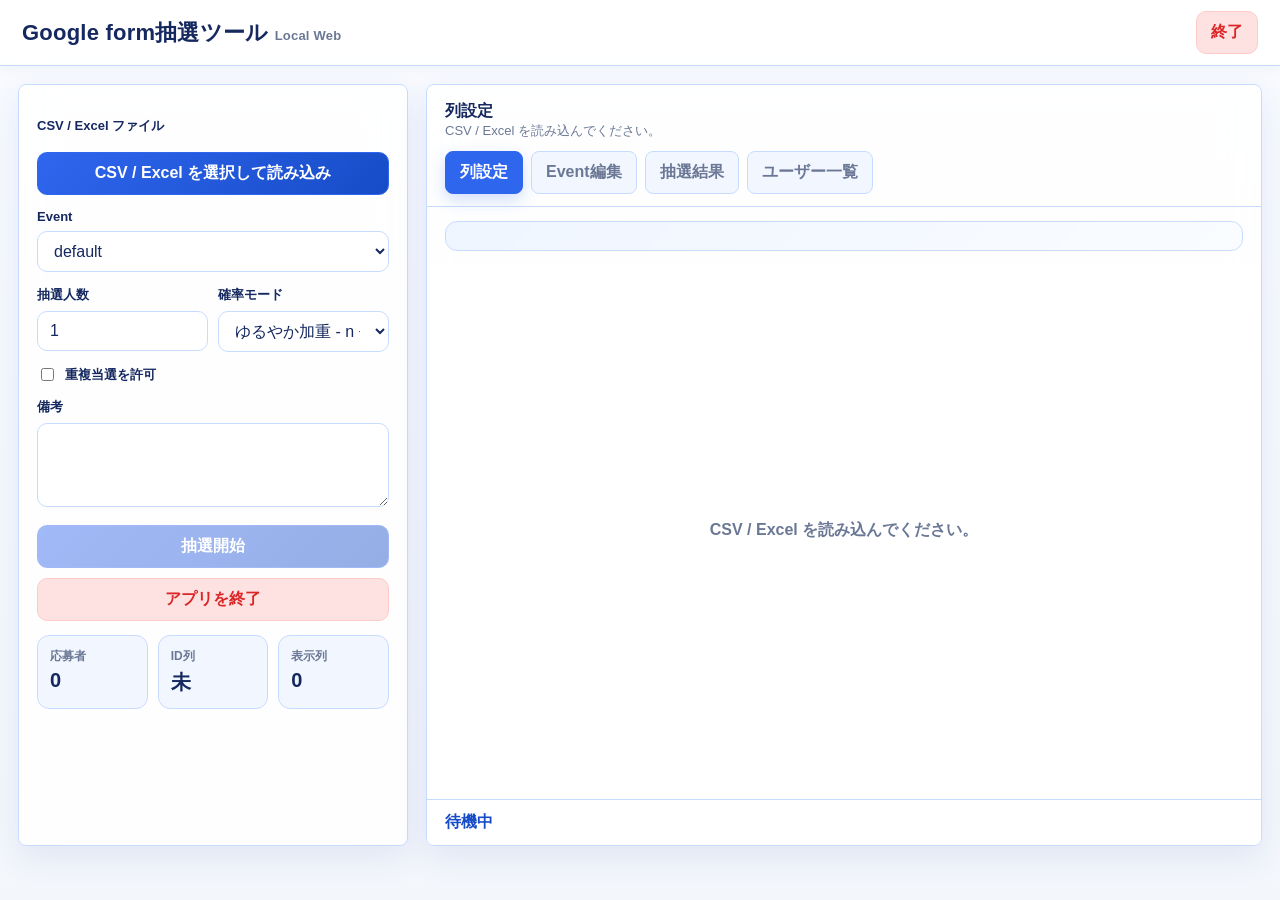
<file: static/index.html>
<!doctype html>
<html lang="ja">
<head>
  <meta charset="utf-8">
  <meta name="viewport" content="width=device-width, initial-scale=1">
  <title>Google form抽選ツール Local Web</title>
  <link rel="stylesheet" href="/static/styles.css?v=20260713-6">
</head>
<body>
  <header>
    <h1>Google form抽選ツール <span class="hint">Local Web</span></h1>
    <button class="danger exitAction" type="button">終了</button>
  </header>
  <main class="shell">
    <aside class="card">
      <form id="uploadForm">
        <label>CSV / Excel ファイル</label>
        <input id="csvFile" name="file" type="file" accept=".csv,.xls,.xlsx" hidden>
        <button id="uploadButton" class="primary" type="button" style="width:100%; margin-top:10px;">CSV / Excel を選択して読み込み</button>
      </form>

      <label>Event</label>
      <select id="eventSelect">
        <option value="">default</option>
      </select>

      <div class="row">
        <div>
          <label>抽選人数</label>
          <input id="drawCount" type="number" min="1" value="1">
        </div>
        <div>
          <label>確率モード</label>
          <select id="mode">
            <option value="linear">ゆるやか加重 - n + 1</option>
            <option value="double">二乗加重 - (n + 1)^2</option>
            <option value="equal">均等抽選 - 履歴を見ず全員同じ</option>
          </select>
        </div>
      </div>

      <label class="check">
        <input id="allowRepeat" type="checkbox">
        <span>重複当選を許可</span>
      </label>

      <label>備考</label>
      <textarea id="notes"></textarea>

      <button id="raffleBtn" class="primary" style="width:100%; margin-top:14px;" disabled>抽選開始</button>
      <button class="danger exitAction" type="button" style="width:100%; margin-top:10px;">アプリを終了</button>

      <div class="miniStats">
        <div class="mini"><span>応募者</span><strong id="statTotal">0</strong></div>
        <div class="mini"><span>ID列</span><strong id="statId">未</strong></div>
        <div class="mini"><span>表示列</span><strong id="statDisplay">0</strong></div>
      </div>
    </aside>

    <section class="card content">
      <div class="topline">
        <div>
          <strong id="panelTitle">列設定</strong>
          <div class="hint" id="fileName">CSV / Excel を読み込んでください。</div>
        </div>
      </div>
      <nav class="tabs">
        <button class="tab active" type="button" data-tab="select">列設定</button>
        <button class="tab" type="button" data-tab="events">Event編集</button>
        <button class="tab" type="button" data-tab="results">抽選結果</button>
        <button class="tab" type="button" data-tab="users">ユーザー一覧</button>
      </nav>
      <div class="guide" id="guide"></div>
      <div class="tableWrap" id="tableWrap">
        <div class="empty">CSV / Excel を読み込んでください。</div>
      </div>
      <div class="status" id="status">待機中</div>
    </section>
  </main>
  <div class="modalOverlay" id="specialModal">
    <div class="modal">
      <h2>特別条件を設定</h2>
      <div class="hint" id="specialColumnText"></div>
      <label>この値の応募者を優先します</label>
      <select id="specialValue"></select>
      <label>倍率</label>
      <input id="specialMultiplier" type="number" min="1" step="0.1" value="2">
      <div class="hint" style="margin-top:8px;">選んだ値に一致する応募者の重みに、この倍率を掛けます。</div>
      <div class="modalActions">
        <button class="primary" type="button" id="specialSave">設定</button>
        <button class="soft" type="button" id="specialClear">解除</button>
        <button class="danger" type="button" id="specialCancel">キャンセル</button>
      </div>
    </div>
  </div>
  <div class="modalOverlay" id="historyModal">
    <div class="modal historyModal">
      <h2>以前の履歴を同期</h2>
      <div class="historyControls">
        <div>
          <label>同期先Event</label>
          <select id="historyEvent"></select>
        </div>
        <div>
          <label>同期方法</label>
          <select id="historyMode">
            <option value="add" selected>追加（現在の回数に足す）</option>
            <option value="overwrite">上書き（現在の一覧を入れ替える）</option>
          </select>
        </div>
      </div>
      <input id="historyFile" type="file" accept=".csv,.xls,.xlsx" hidden>
      <button id="historyUploadButton" class="soft" type="button">CSV / Excel を選択</button>
      <div class="historyGuide">
        <span class="historyIdLegend">1. ID列</span>
        <span class="historyJoinLegend">2. 参加回数列</span>
        <span class="historyWinLegend">3. 当選回数列</span>
      </div>
      <div class="syncWeightNote">
        同期直後は n = max(参加回数 - 当選回数, 0) で推定します。当選時期は復元できません。以後は落選参加で n + 1、当選で n = 0 になります。
      </div>
      <div class="historyPreview" id="historyPreview">
        <div class="empty">履歴ファイルを選択してください。</div>
      </div>
      <div class="modalStatus" id="historyStatus" aria-live="polite">ファイルを選び、3つの列を順番に指定してください。</div>
      <div class="modalActions">
        <button class="primary" type="button" id="historyApply" disabled>同期を実行</button>
        <button class="danger" type="button" id="historyCancel">閉じる</button>
      </div>
      <div class="historyBatches" id="historyBatches"></div>
    </div>
  </div>

  <script src="/static/app.js?v=20260713-6" defer></script>
</body>
</html>
</file>
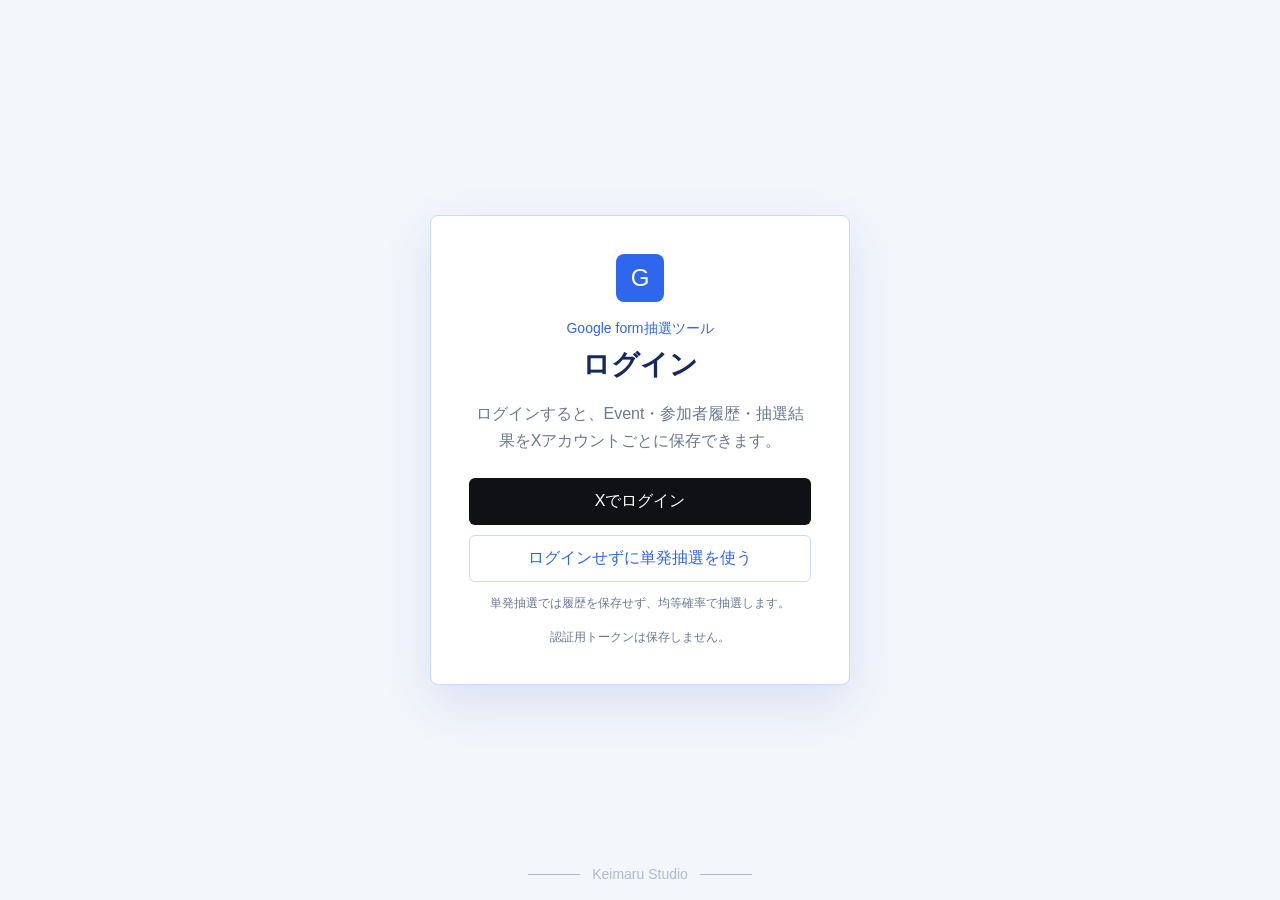
<file: templates/login.html>
<!doctype html>
<html lang="ja">
<head>
  <meta charset="utf-8">
  <meta name="viewport" content="width=device-width, initial-scale=1">
  <title>ログイン | Google form抽選ツール</title>
  <link rel="stylesheet" href="/static/login.css?v=20260716-01">
</head>
<body>
  <main class="loginPanel">
    <div class="brandMark">G</div>
    <p class="eyebrow">Google form抽選ツール</p>
    <h1>ログイン</h1>
    <p class="description">ログインすると、Event・参加者履歴・抽選結果をXアカウントごとに保存できます。</p>
    <p id="loginMessage" class="loginMessage" hidden aria-live="polite"></p>
    <a class="xLogin" href="/auth/x/login">Xでログイン</a>
    <a class="guestLogin" href="/auth/guest">ログインせずに単発抽選を使う</a>
    <p class="guestNote">単発抽選では履歴を保存せず、均等確率で抽選します。</p>
    <p class="privacy">認証用トークンは保存しません。</p>
  </main>
  <footer class="loginFooter"><span>Keimaru Studio</span></footer>
  <script>
    const params = new URLSearchParams(window.location.search);
    const message = params.get("error") || params.get("message");
    if (message) {
      const target = document.getElementById("loginMessage");
      target.textContent = message;
      target.hidden = false;
      target.classList.toggle("error", Boolean(params.get("error")));
    }
  </script>
</body>
</html>
</file>
<file: static/styles.css>
:root {
      --bg: #f3f6fb;
      --panel: #ffffff;
      --panel2: #f1f6ff;
      --text: #15285f;
      --muted: #6b7895;
      --line: #c7dbff;
      --blue: #2f66ee;
      --blue2: #174cc7;
      --blueSoft: #e5efff;
      --green: #13a361;
      --greenSoft: #e3f8ed;
      --red: #dc2626;
      --redSoft: #fee2e2;
      --shadow: 0 12px 32px rgba(30, 64, 175, .09);
    }
    * { box-sizing: border-box; }
    [hidden] { display: none !important; }
    body {
      margin: 0;
      min-height: 100vh;
      font-family: -apple-system, BlinkMacSystemFont, "Yu Gothic UI", "Hiragino Sans", sans-serif;
      color: var(--text);
      background: linear-gradient(180deg, #f8faff 0%, var(--bg) 100%);
    }
    header {
      position: sticky;
      top: 0;
      z-index: 30;
      display: flex;
      align-items: center;
      justify-content: space-between;
      height: 66px;
      padding: 0 22px;
      background: rgba(255,255,255,.88);
      border-bottom: 1px solid var(--line);
      backdrop-filter: blur(16px);
      box-shadow: 0 1px 12px rgba(30, 64, 175, .05);
    }
    .headerActions { display: flex; align-items: center; gap: 10px; }
    .authUser {
      display: flex;
      align-items: center;
      gap: 8px;
      color: var(--text);
      font-size: 13px;
    }
    .authAvatar {
      width: 32px;
      height: 32px;
      flex: 0 0 32px;
      border-radius: 50%;
      object-fit: cover;
      border: 1px solid var(--line);
      background: #fff;
    }
    .authAvatarFallback {
      display: grid;
      place-items: center;
      color: #fff;
      background: var(--blue);
    }
    .headerLink {
      color: var(--text); text-decoration: none; border: 1px solid var(--line);
      border-radius: 6px; padding: 8px 11px; background: #fff; font-size: 13px;
    }
    .headerLink.loginAction {
      color: #fff;
      border-color: var(--blue);
      background: var(--blue);
    }
    .accountMode {
      display: flex;
      flex-wrap: wrap;
      align-items: center;
      gap: 11px;
      margin-bottom: 16px;
      padding: 12px;
      border: 1px solid var(--line);
      border-radius: 8px;
      background: #f7f9fd;
    }
    .accountModeIcon {
      display: grid;
      place-items: center;
      width: 34px;
      height: 34px;
      flex: 0 0 34px;
      border-radius: 7px;
      color: #fff;
      background: var(--blue);
    }
    .modeIcon { width: 18px; height: 18px; }
    .savedIcon { display: none; }
    .accountMode strong,
    .accountMode span { display: block; }
    .accountModeContent { flex: 1 1 240px; min-width: 0; }
    .accountMode strong { font-size: 13px; }
    .accountMode div > span { margin-top: 3px; color: var(--muted); font-size: 11px; line-height: 1.45; }
    .accountMode.savedMode { border-color: #b9e5cf; background: #f0fbf5; }
    .accountMode.savedMode .accountModeIcon { background: var(--green); }
    .accountMode.savedMode .guestIcon { display: none; }
    .accountMode.savedMode .savedIcon { display: block; }
    .accountModeLogin {
      flex: 1 0 100%;
      margin-top: 2px;
      padding: 9px 12px;
      border-radius: 6px;
      color: #fff;
      background: #101114;
      text-align: center;
      text-decoration: none;
      font-size: 13px;
    }
    .accountModeLogin:hover { background: #27282c; }
    .accountMode.savedMode .accountModeLogin { display: none; }
    .demoButton { width: 100%; margin-top: 8px; }
    h1 { margin: 0; font-size: 22px; letter-spacing: .01em; }
    .shell {
      display: grid;
      grid-template-columns: 390px minmax(0, 1fr);
      gap: 18px;
      padding: 18px;
      height: calc(100vh - 102px);
    }
    .card {
      background: rgba(255,255,255,.86);
      border: 1px solid var(--line);
      border-radius: 8px;
      box-shadow: var(--shadow);
      backdrop-filter: blur(18px);
    }
    .siteFooter {
      display: flex;
      align-items: center;
      justify-content: center;
      height: 36px;
      color: var(--muted);
      gap: 12px;
      font-size: 14px;
      opacity: .48;
    }
    .siteFooter::before,
    .siteFooter::after {
      width: 52px;
      height: 1px;
      content: "";
      background: currentColor;
    }
    aside {
      padding: 18px;
      overflow: auto;
    }
    .content {
      min-width: 0;
      display: grid;
      grid-template-rows: auto auto auto minmax(0, 1fr) auto;
      overflow: hidden;
    }
    .topline {
      display: flex;
      align-items: center;
      justify-content: space-between;
      gap: 14px;
      padding: 16px 18px 10px;
    }
    .tabs {
      display: flex;
      gap: 8px;
      padding: 0 18px 12px;
      border-bottom: 1px solid var(--line);
    }
    .tab {
      border: 1px solid var(--line);
      background: var(--panel2);
      color: var(--muted);
      padding: 10px 14px;
      border-radius: 8px;
      font-weight: 600;
      cursor: pointer;
      transition: color .16s ease, background-color .16s ease, border-color .16s ease, transform .16s ease;
    }
    .tab.active {
      background: var(--blue);
      border-color: var(--blue);
      color: #fff;
      box-shadow: 0 6px 16px rgba(47,102,238,.22);
    }
    label { display: block; margin: 14px 0 7px; font-size: 13px; font-weight: 800; }
    input, select, textarea, button {
      font: inherit;
      border-radius: 10px;
      border: 1px solid var(--line);
    }
    input, select, textarea {
      width: 100%;
      padding: 10px 12px;
      background: #fff;
      color: var(--text);
      outline: none;
    }
    input:focus, select:focus, textarea:focus {
      border-color: var(--blue);
      box-shadow: 0 0 0 3px rgba(47,102,238,.12);
    }
    textarea { min-height: 84px; resize: vertical; }
    button {
      padding: 10px 14px;
      font-weight: 900;
      cursor: pointer;
      transition: transform .14s ease, box-shadow .14s ease, background-color .14s ease;
    }
    button:not(:disabled):hover { transform: translateY(-1px); box-shadow: 0 7px 18px rgba(30,64,175,.12); }
    button:not(:disabled):active { transform: translateY(1px) scale(.99); box-shadow: none; }
    button.primary {
      color: #fff;
      background: linear-gradient(135deg, var(--blue), var(--blue2));
      border-color: var(--blue);
    }
    button.soft { background: var(--blueSoft); color: var(--blue2); }
    button.danger { background: var(--redSoft); color: var(--red); border-color: #fecaca; }
    button:disabled { opacity: .45; cursor: not-allowed; }
    .row { display: grid; grid-template-columns: 1fr 1fr; gap: 10px; }
    .check {
      display: flex;
      align-items: center;
      gap: 8px;
      margin-top: 13px;
      font-weight: 800;
    }
    .check input { width: auto; }
    .hint {
      color: var(--muted);
      font-size: 13px;
      line-height: 1.45;
    }
    .guide {
      margin: 14px 18px 12px;
      padding: 14px 16px;
      border: 1px solid var(--line);
      border-radius: 12px;
      background: linear-gradient(135deg, rgba(238,245,255,.95), rgba(248,251,255,.78));
      line-height: 1.95;
    }
    .guide strong { display: block; margin-bottom: 6px; }
    .guide div { margin: 2px 0; }
    .badges { display: flex; flex-wrap: wrap; gap: 8px; margin-top: 10px; }
    .badge {
      display: inline-flex;
      align-items: center;
      gap: 6px;
      padding: 6px 10px;
      border-radius: 999px;
      background: #eef2ff;
      color: var(--muted);
      font-size: 12px;
      font-weight: 900;
    }
    .badge.blue { background: var(--blue); color: #fff; }
    .badge.green { background: var(--green); color: #fff; }
    .guide .blueText { color: var(--blue); }
    .guide .greenText { color: var(--green); }
    .guide .orangeText { color: #d97706; }
    .guide .redText { color: var(--red); }
    .status {
      min-height: 46px;
      padding: 12px 18px;
      color: var(--blue2);
      font-weight: 900;
      border-top: 1px solid var(--line);
      background: #fff;
    }
    .tableWrap { min-width: 0; overflow: auto; background: #fff; }
    .tableWrap table { isolation: isolate; }
    .resultStack {
      display: grid;
      gap: 16px;
      padding: 16px;
      min-width: 100%;
    }
    .resultBlock {
      border: 1px solid var(--line);
      border-radius: 12px;
      overflow: auto;
      background: #fff;
    }
    .panelPad {
      padding: 16px;
      min-width: min(760px, 100%);
    }
    .formGrid {
      display: grid;
      grid-template-columns: 1fr 1fr;
      gap: 12px;
      align-items: end;
    }
    .toolbar {
      display: flex;
      flex-wrap: wrap;
      gap: 10px;
      align-items: center;
      padding: 12px 14px;
      border-bottom: 1px solid var(--line);
      background: #fff;
    }
    .toolbar select {
      width: min(360px, 100%);
    }
    .toolbarActions {
      display: flex;
      gap: 8px;
      margin-left: auto;
    }
    .toolbarButton {
      min-width: 104px;
      min-height: 40px;
      padding: 8px 14px;
      border-radius: 8px;
      border-color: var(--line);
      background: var(--blueSoft);
      color: var(--blue2);
      font-weight: 400;
    }
    .sectionTitle {
      display: flex;
      align-items: center;
      justify-content: space-between;
      gap: 12px;
      padding: 12px 14px;
      background: var(--panel2);
      border-bottom: 1px solid var(--line);
      font-weight: 900;
    }
    .tinyButton {
      padding: 6px 10px;
      border-radius: 8px;
      background: var(--blueSoft);
      color: var(--blue2);
      border-color: var(--line);
      font-size: 12px;
    }
    tr.activeSession td {
      background: var(--blueSoft);
      font-weight: 900;
    }
    table {
      width: max-content;
      min-width: 100%;
      border-collapse: separate;
      border-spacing: 0;
      font-size: 13px;
    }
    th, td {
      border-right: 1px solid #e5edf9;
      border-bottom: 1px solid #e5edf9;
      padding: 10px 12px;
      min-width: 136px;
      max-width: 320px;
      white-space: nowrap;
      overflow: hidden;
      text-overflow: ellipsis;
      text-align: left;
    }
    th {
      position: sticky;
      top: 0;
      z-index: 2;
      background: #f1f6ff;
      color: var(--text);
      user-select: none;
      box-shadow: inset 0 -1px 0 #dce7f7;
    }
    .selectable [data-col] {
      cursor: pointer;
      transition: background-color .14s ease, box-shadow .14s ease;
    }
    .selectable [data-col]:hover {
      box-shadow: inset 0 0 0 2px rgba(47,102,238,.32);
    }
    .rowActionHead,
    .rowActionCell {
      min-width: 76px;
      width: 76px;
      text-align: center;
      color: var(--muted);
      background: rgba(248, 251, 255, .92);
      position: relative;
      z-index: 1;
    }
    .rowActionCell {
      font-size: 12px;
      font-weight: 800;
      color: var(--red);
      background: rgba(254, 242, 242, .68);
      cursor: pointer;
    }
    .rowActionCell:hover {
      background: rgba(254, 226, 226, .98);
    }
    th.idCol, td.idCol {
      background: linear-gradient(135deg, rgba(47,102,238,.22), rgba(255,255,255,.58));
      box-shadow: inset 0 0 0 1px rgba(47,102,238,.18);
      backdrop-filter: blur(10px);
    }
    th.idCol {
      background: linear-gradient(135deg, rgba(47,102,238,.94), rgba(89,139,255,.76));
      color: #fff;
    }
    th.displayCol, td.displayCol {
      background: linear-gradient(135deg, rgba(19,163,97,.22), rgba(255,255,255,.62));
      box-shadow: inset 0 0 0 1px rgba(19,163,97,.18);
      backdrop-filter: blur(10px);
    }
    th.displayCol {
      background: linear-gradient(135deg, rgba(19,163,97,.94), rgba(69,206,135,.76));
      color: #fff;
    }
    th.specialCol, td.specialCol {
      background: linear-gradient(135deg, rgba(217,119,6,.22), rgba(255,255,255,.62));
      box-shadow: inset 0 0 0 1px rgba(217,119,6,.18);
      backdrop-filter: blur(10px);
    }
    th.specialCol {
      background: linear-gradient(135deg, rgba(217,119,6,.94), rgba(251,191,36,.76));
      color: #fff;
    }
    .selectable tbody tr { cursor: pointer; }
    .selectable tbody tr:hover td {
      box-shadow: inset 0 0 0 9999px rgba(47,102,238,.045);
    }
    table.selectable tbody tr.excludedRow > td,
    table.selectable tbody tr.excludedRow > td.idCol,
    table.selectable tbody tr.excludedRow > td.displayCol,
    table.selectable tbody tr.excludedRow > td.specialCol {
      background: rgba(254, 226, 226, .96) !important;
      color: #991b1b !important;
      text-decoration: line-through;
      box-shadow: inset 4px 0 0 #ef4444 !important;
    }
    table.selectable tbody tr.excludedRow > td.rowActionCell {
      background: #ef4444 !important;
      color: #fff !important;
      text-decoration: none;
    }
    table.selectable tbody tr.excludedRow:hover > td {
      box-shadow: inset 4px 0 0 #ef4444, inset 0 0 0 9999px rgba(239,68,68,.08) !important;
    }
    tr.winner td { background: #fff7ed; font-weight: 900; }
    .empty {
      height: 100%;
      min-height: 320px;
      display: grid;
      place-items: center;
      color: var(--muted);
      text-align: center;
      padding: 30px;
      font-weight: 800;
    }
    .miniStats {
      display: grid;
      grid-template-columns: repeat(3, minmax(0, 1fr));
      gap: 10px;
      margin-top: 14px;
    }
    .mini {
      padding: 12px;
      border-radius: 12px;
      background: var(--panel2);
      border: 1px solid var(--line);
    }
    .mini span { display: block; color: var(--muted); font-size: 12px; font-weight: 800; }
    .mini strong { display: block; margin-top: 4px; font-size: 20px; }
    .modalOverlay {
      position: fixed;
      inset: 0;
      z-index: 100;
      display: none;
      align-items: center;
      justify-content: center;
      padding: 24px;
      background: rgba(15, 23, 42, .30);
      backdrop-filter: blur(10px);
    }
    .modalOverlay.open { display: flex; }
    .modal {
      width: min(520px, 100%);
      padding: 20px;
      border-radius: 16px;
      background: #fff;
      border: 1px solid var(--line);
      box-shadow: 0 24px 70px rgba(15, 23, 42, .22);
    }
    .modal h2 { margin: 0 0 8px; font-size: 20px; }
    .modalActions { display: flex; gap: 10px; margin-top: 16px; }
    .modalActions button { flex: 1; }
    .historyModal {
      width: min(1100px, 96vw);
      max-height: 92vh;
      overflow: auto;
    }
    .historyControls {
      display: grid;
      grid-template-columns: 1fr 1fr;
      gap: 12px;
    }
    #historyUploadButton { margin-top: 14px; }
    .historyGuide {
      display: flex;
      flex-wrap: wrap;
      gap: 8px;
      margin: 12px 0;
      font-size: 13px;
    }
    .historyInstruction {
      margin-top: 12px;
      padding: 14px 16px;
      border: 1px solid #c7dcff;
      border-radius: 12px;
      background: linear-gradient(135deg, rgba(238, 246, 255, .92), rgba(249, 252, 255, .76));
      color: var(--text);
      font-size: 14px;
      line-height: 1.85;
    }
    .historyInstruction strong {
      display: block;
      margin-bottom: 4px;
      font-size: 16px;
    }
    .historyGuide span {
      padding: 6px 10px;
      border-radius: 999px;
      color: #fff;
    }
    .syncWeightNote {
      margin: -2px 0 12px;
      padding: 10px 12px;
      border-left: 3px solid #8b5cf6;
      color: var(--muted);
      background: #f7f5ff;
      font-size: 13px;
      line-height: 1.65;
    }
    .historyIdLegend { background: var(--blue); }
    .historyJoinLegend { background: #7c3aed; }
    .historyWinLegend { background: var(--green); }
    .purpleText { color: #7c3aed; }
    .historyPreview {
      max-height: 360px;
      overflow: auto;
      border: 1px solid var(--line);
      border-radius: 10px;
    }
    .modalStatus {
      min-height: 42px;
      margin-top: 12px;
      padding: 10px 12px;
      border: 1px solid #bfdbfe;
      border-radius: 8px;
      color: var(--blue2);
      background: #eff6ff;
      line-height: 1.5;
      font-size: 13px;
    }
    .modalStatus.busy { background: #eef2ff; }
    .modalStatus.error { color: #b91c1c; border-color: #fecaca; background: #fff1f2; }
    .historyPreview th[data-history-col] { cursor: pointer; }
    .historyPreview th[data-history-col]:hover { box-shadow: inset 0 0 0 2px rgba(47,102,238,.35); }
    .historyPreview th.historyIdCol,
    .historyPreview td.historyIdCol {
      background: rgba(47,102,238,.16);
    }
    .historyPreview th.historyJoinCol,
    .historyPreview td.historyJoinCol {
      background: rgba(124,58,237,.16);
    }
    .historyPreview th.historyWinCol,
    .historyPreview td.historyWinCol {
      background: rgba(19,163,97,.16);
    }
    .historyPreview th.historyIdCol { background: var(--blue); color: #fff; }
    .historyPreview th.historyJoinCol { background: #7c3aed; color: #fff; }
    .historyPreview th.historyWinCol { background: var(--green); color: #fff; }
    .historyBatches {
      margin-top: 16px;
      border-top: 1px solid var(--line);
      padding-top: 12px;
    }
    .historyBatch {
      display: flex;
      align-items: center;
      justify-content: space-between;
      gap: 12px;
      padding: 8px 0;
      border-bottom: 1px solid #e5edf9;
      font-size: 13px;
    }
    @media (max-width: 980px) {
      .shell { grid-template-columns: 1fr; height: auto; }
      .content { min-height: 640px; }
      .historyControls { grid-template-columns: 1fr; }
      .toolbarActions { width: 100%; margin-left: 0; }
      .toolbarButton { flex: 1; }
    }
</file>
<file: static/login.css>
:root {
  --bg: #f3f6fb;
  --panel: #ffffff;
  --text: #15285f;
  --muted: #6b7895;
  --line: #c7dbff;
  --blue: #2f66ee;
}
* { box-sizing: border-box; }
body {
  margin: 0;
  min-height: 100vh;
  display: grid;
  place-items: center;
  padding: 24px;
  color: var(--text);
  background: var(--bg);
  font-family: -apple-system, BlinkMacSystemFont, "Yu Gothic UI", "Hiragino Sans", sans-serif;
}
.loginPanel {
  width: min(420px, 100%);
  padding: 38px;
  text-align: center;
  background: var(--panel);
  border: 1px solid var(--line);
  border-radius: 8px;
  box-shadow: 0 18px 50px rgba(30, 64, 175, .12);
}
.brandMark {
  display: grid;
  place-items: center;
  width: 48px;
  height: 48px;
  margin: 0 auto 18px;
  color: #fff;
  background: var(--blue);
  border-radius: 8px;
  font-size: 24px;
}
.eyebrow { margin: 0 0 8px; color: var(--blue); font-size: 14px; }
h1 { margin: 0; font-size: 28px; }
.description { margin: 16px 0 24px; color: var(--muted); line-height: 1.7; }
.loginMessage {
  margin: -8px 0 18px;
  padding: 10px 12px;
  color: #216043;
  border: 1px solid #a9e3c1;
  border-radius: 6px;
  background: #f1fcf5;
  font-size: 13px;
  line-height: 1.5;
}
.loginMessage.error { color: #bb2d2d; border-color: #ffc1c1; background: #fff4f4; }
.xLogin {
  display: block;
  width: 100%;
  padding: 13px 16px;
  color: #fff;
  background: #101114;
  border-radius: 6px;
  text-decoration: none;
}
.xLogin:hover { background: #27282c; }
.guestLogin {
  display: block;
  margin-top: 10px;
  padding: 12px 16px;
  color: var(--blue);
  border: 1px solid var(--line);
  border-radius: 6px;
  text-decoration: none;
}
.guestLogin:hover { background: #f4f7ff; }
.guestNote { margin: 12px 0 0; color: var(--muted); font-size: 12px; line-height: 1.6; }
.privacy { margin: 16px 0 0; color: var(--muted); font-size: 12px; }
.loginFooter {
  position: fixed;
  right: 0;
  bottom: 18px;
  left: 0;
  color: var(--muted);
  display: flex;
  align-items: center;
  justify-content: center;
  gap: 12px;
  opacity: .48;
  text-align: center;
  font-size: 14px;
}
.loginFooter::before,
.loginFooter::after {
  width: 52px;
  height: 1px;
  content: "";
  background: currentColor;
}
@media (max-width: 480px) {
  body { display: block; padding: 16px; }
  .loginPanel { margin: 16px auto 56px; padding: 26px 20px; }
}
</file>
